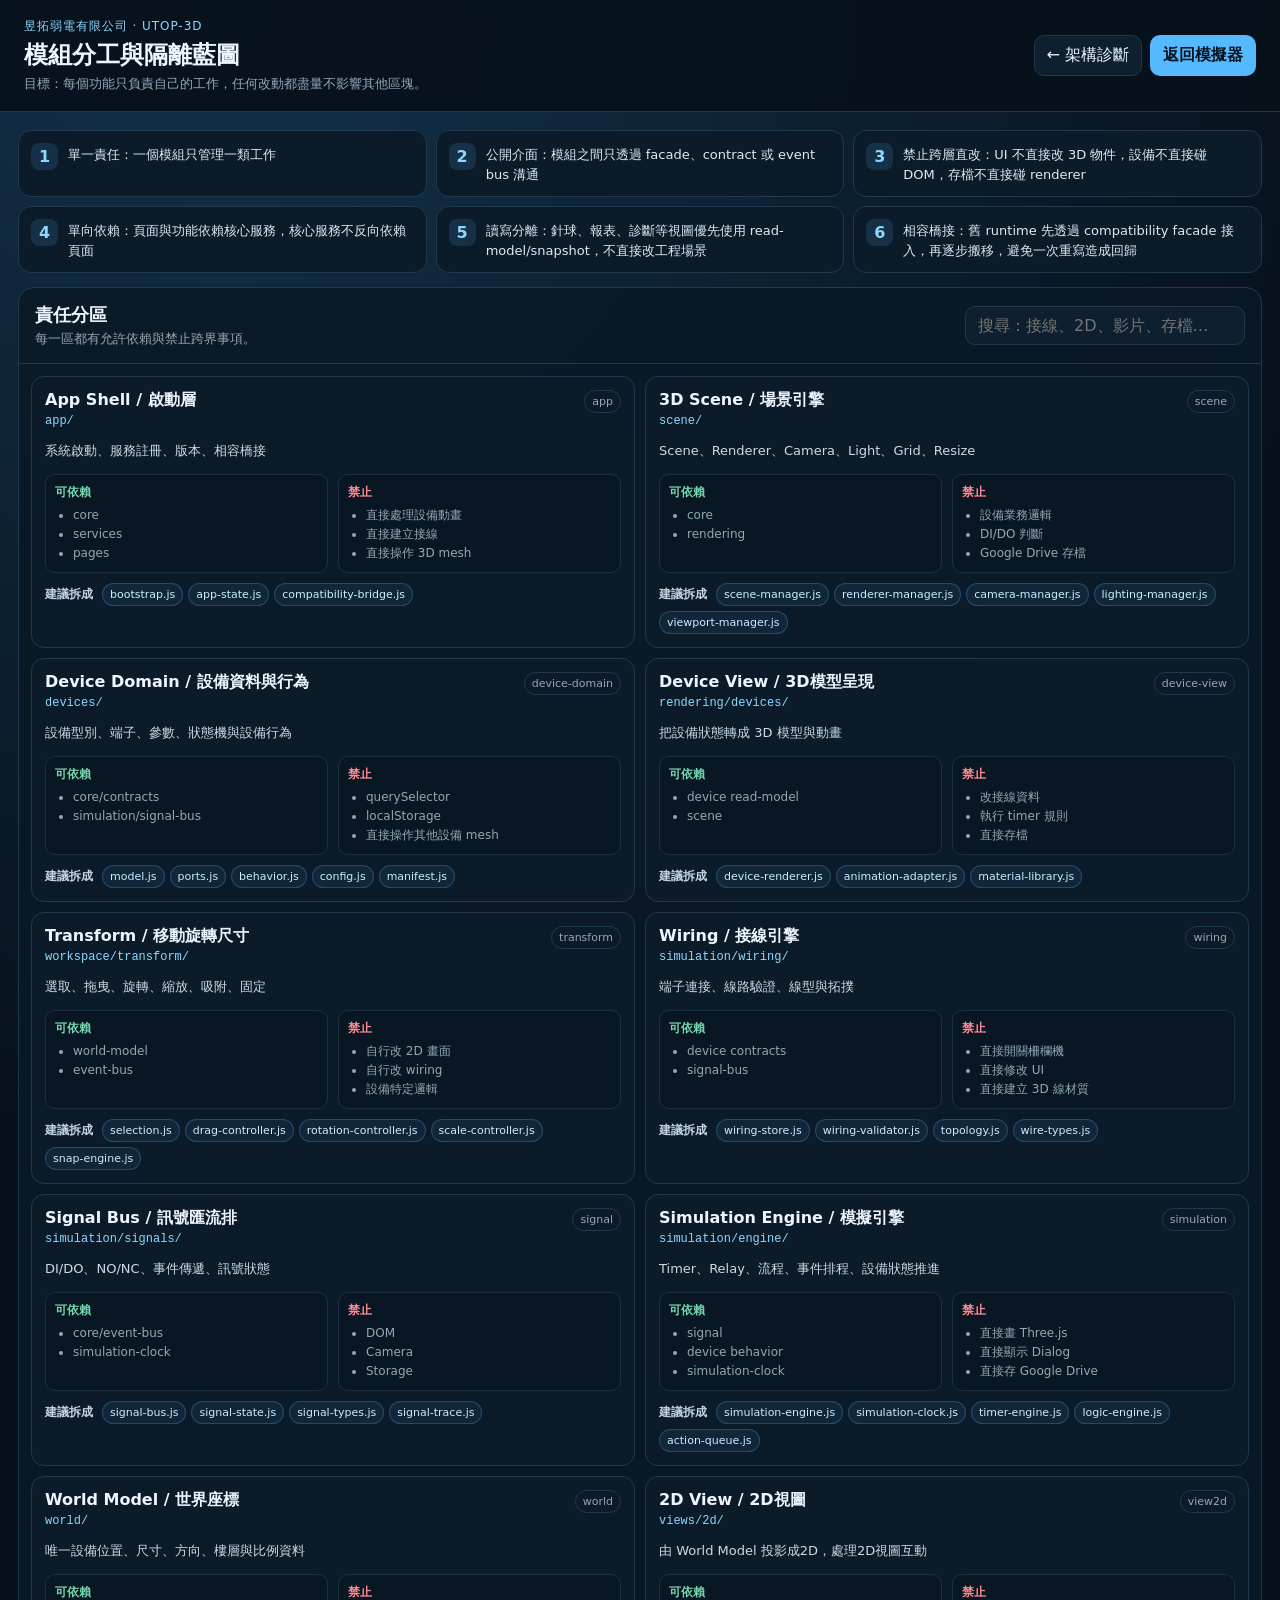
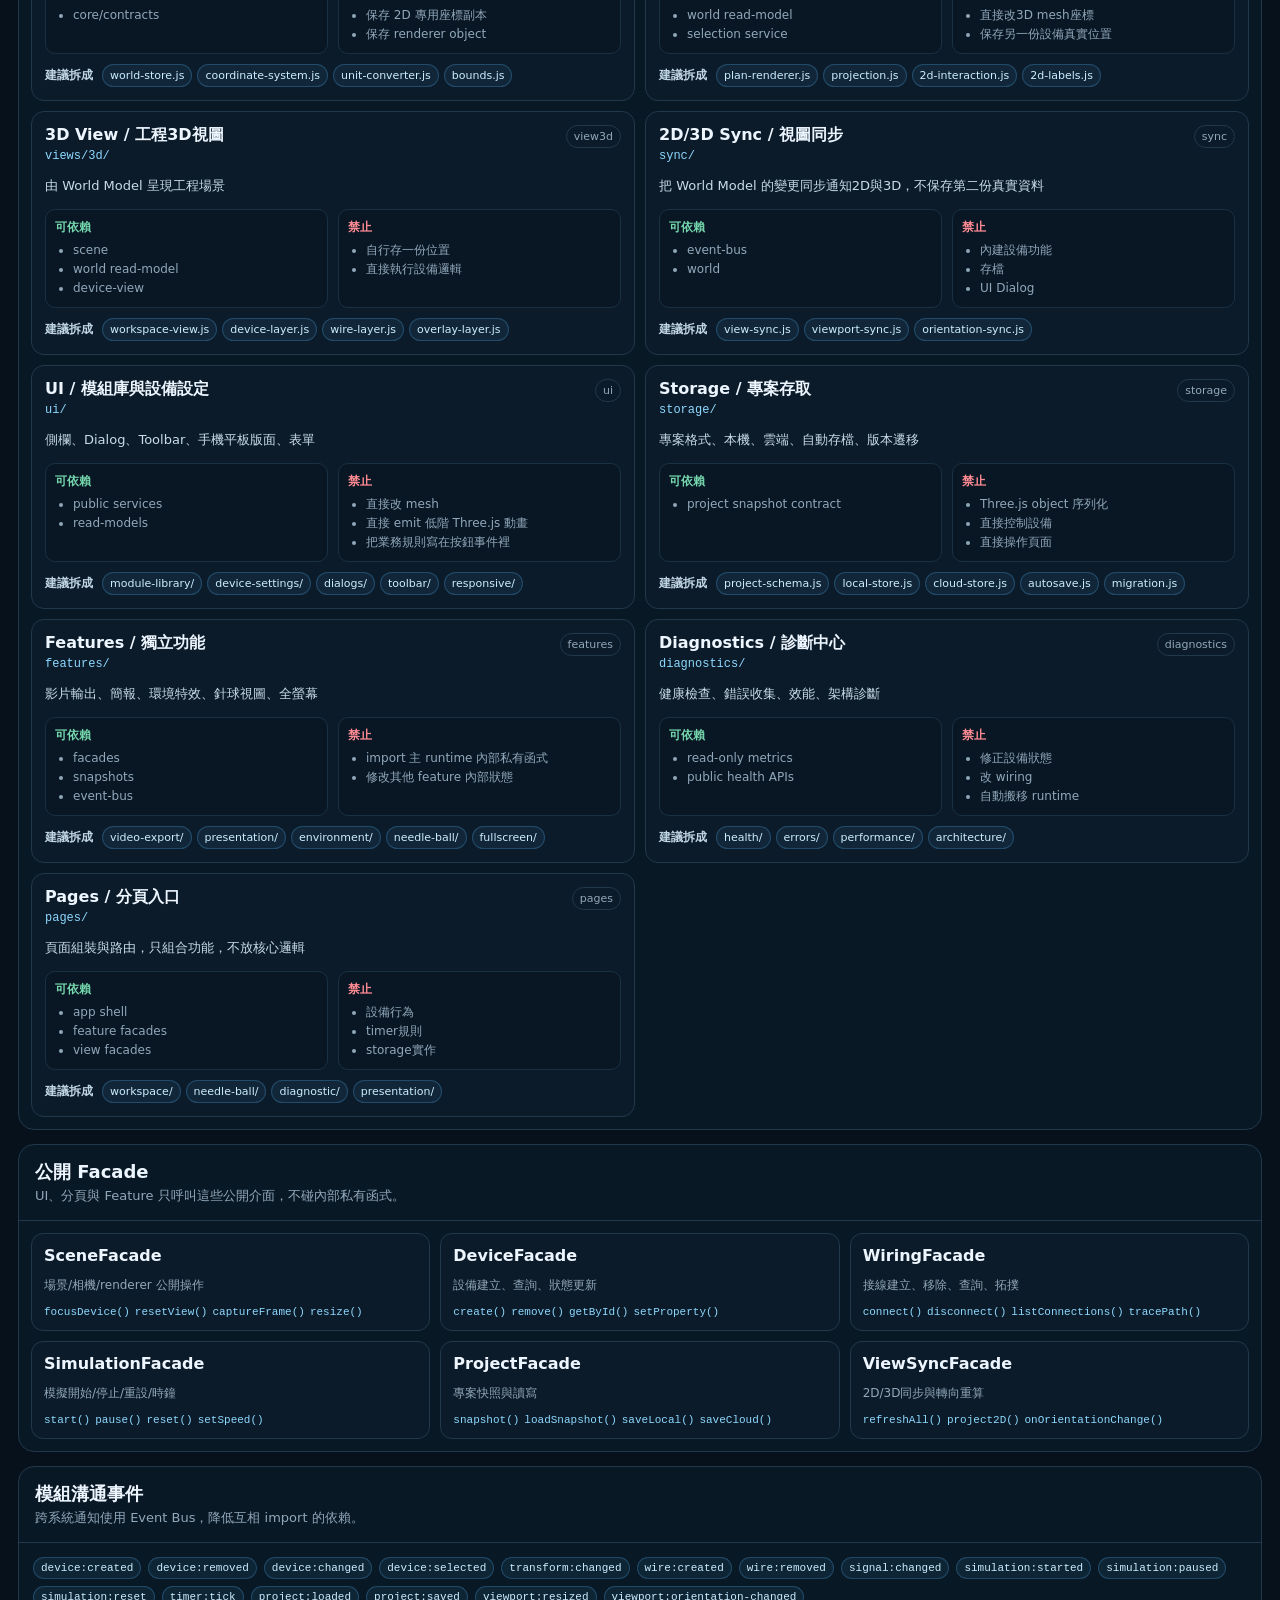
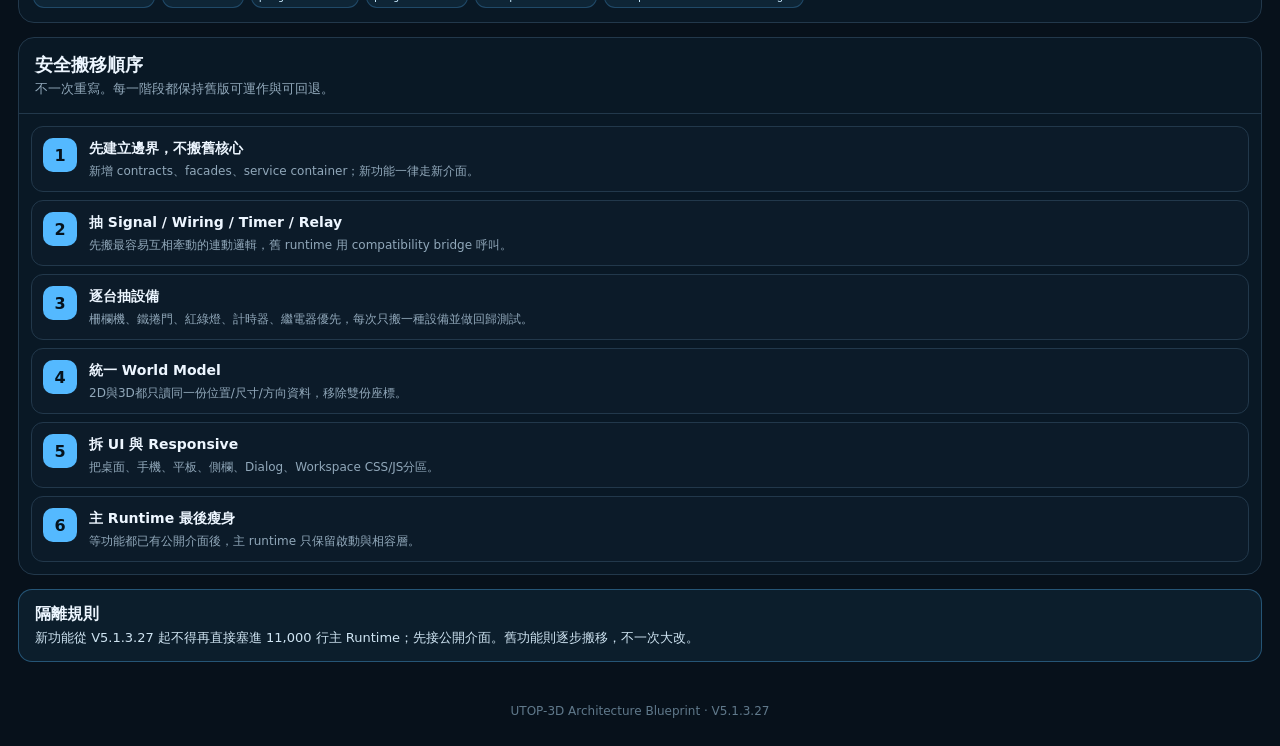
<file: architecture-blueprint.html>
<!doctype html>
<html lang="zh-Hant">
<head>
<meta charset="utf-8">
<meta name="viewport" content="width=device-width,initial-scale=1,viewport-fit=cover">
<meta name="theme-color" content="#07111b">
<title>UTOP-3D V5.1.3.27｜模組分工藍圖</title>
<link rel="stylesheet" href="./css/architecture-blueprint.css?v=5.1.3.26-20260808">
</head>
<body>
<header class="topbar">
  <div>
    <div class="eyebrow">昱拓弱電有限公司 · UTOP-3D</div>
    <h1>模組分工與隔離藍圖</h1>
    <p>目標：每個功能只負責自己的工作，任何改動都盡量不影響其他區塊。</p>
  </div>
  <div class="top-actions">
    <button id="diagnosticBtn" type="button">← 架構診斷</button>
    <button id="homeBtn" class="primary" type="button">返回模擬器</button>
  </div>
</header>
<main>
  <section class="principles" id="principles"></section>

  <section class="panel">
    <div class="panel-head">
      <div><h2>責任分區</h2><p>每一區都有允許依賴與禁止跨界事項。</p></div>
      <div class="filters">
        <input id="searchInput" type="search" placeholder="搜尋：接線、2D、影片、存檔…">
      </div>
    </div>
    <div id="zoneGrid" class="zone-grid"></div>
  </section>

  <section class="panel">
    <div class="panel-head"><div><h2>公開 Facade</h2><p>UI、分頁與 Feature 只呼叫這些公開介面，不碰內部私有函式。</p></div></div>
    <div id="facadeGrid" class="facade-grid"></div>
  </section>

  <section class="panel">
    <div class="panel-head"><div><h2>模組溝通事件</h2><p>跨系統通知使用 Event Bus，降低互相 import 的依賴。</p></div></div>
    <div id="eventList" class="event-list"></div>
  </section>

  <section class="panel">
    <div class="panel-head"><div><h2>安全搬移順序</h2><p>不一次重寫。每一階段都保持舊版可運作與可回退。</p></div></div>
    <div id="migrationList" class="migration-list"></div>
  </section>

  <section class="callout">
    <strong>隔離規則</strong>
    <p>新功能從 V5.1.3.27 起不得再直接塞進 11,000 行主 Runtime；先接公開介面。舊功能則逐步搬移，不一次大改。</p>
  </section>
</main>
<footer>UTOP-3D Architecture Blueprint · V5.1.3.27</footer>
<script src="./js/architecture-blueprint.js?v=5.1.3.26-20260808" defer></script>
</body>
</html>
</file>
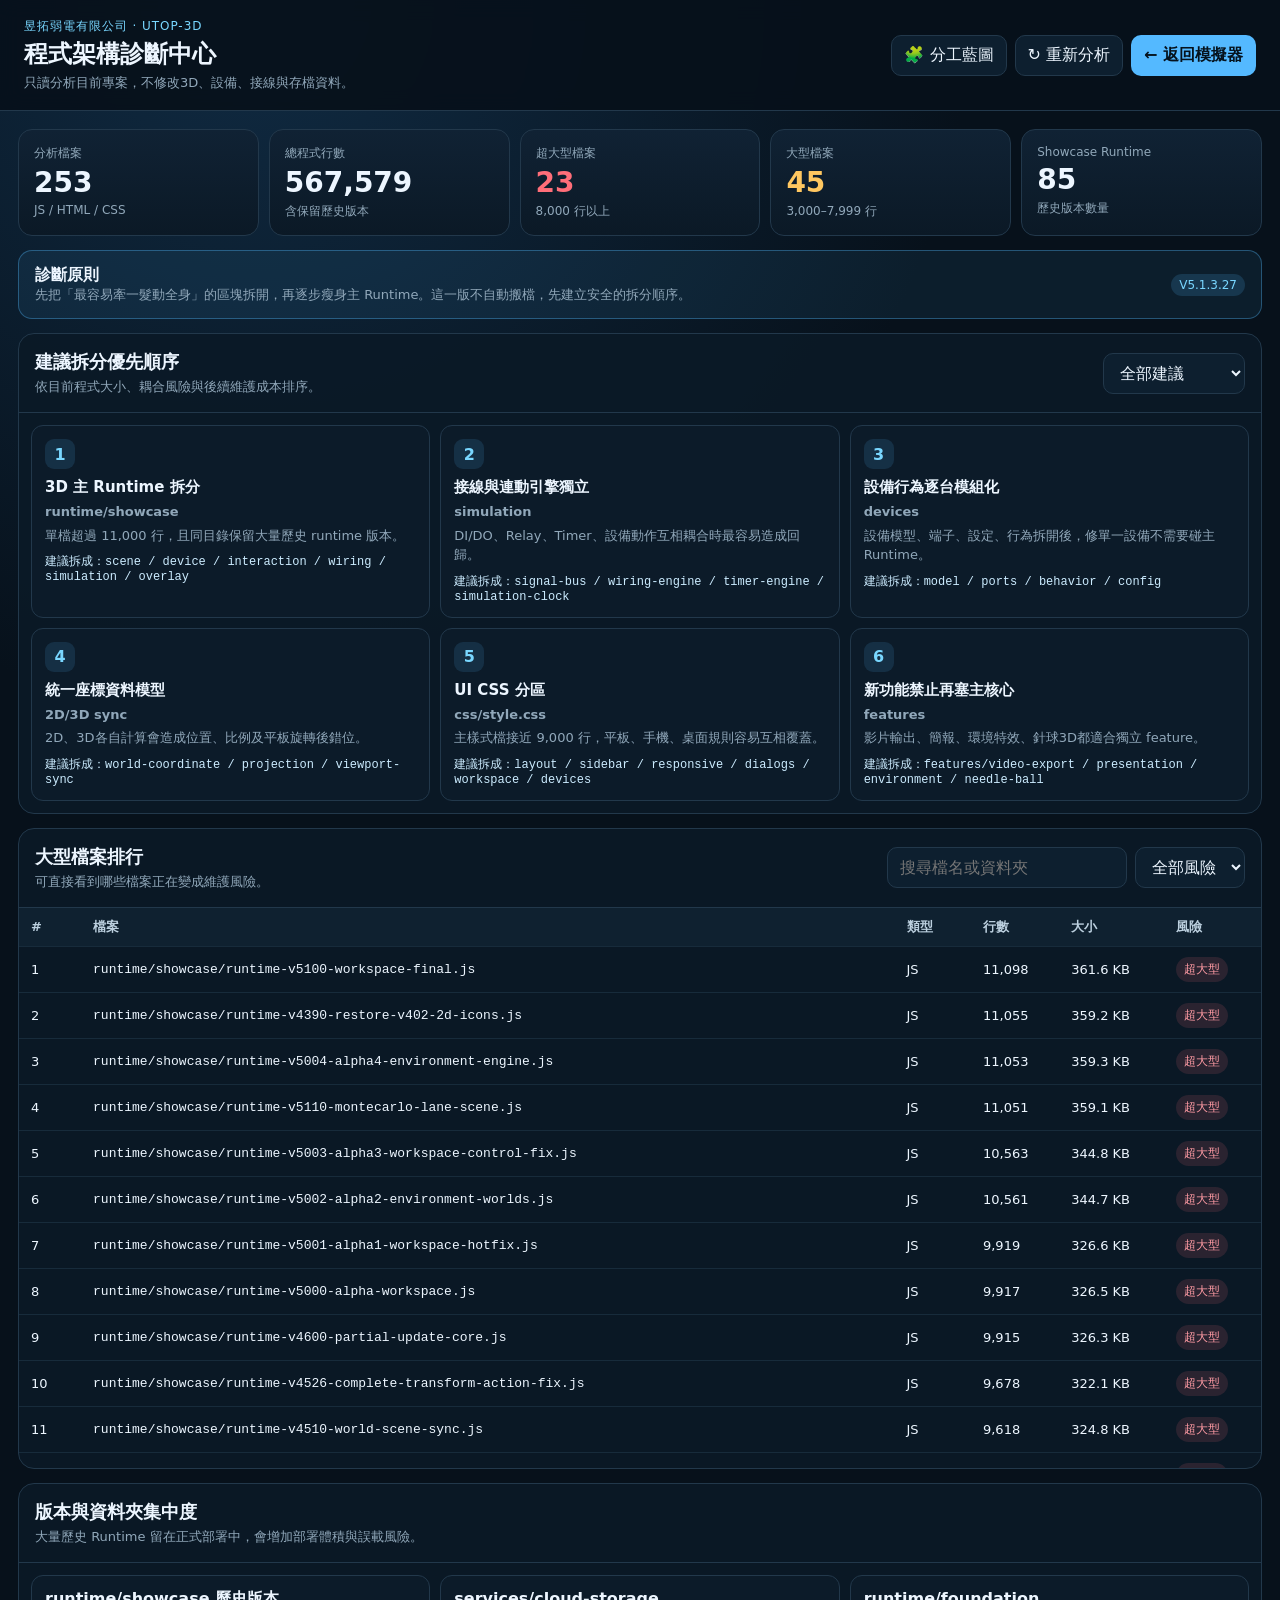
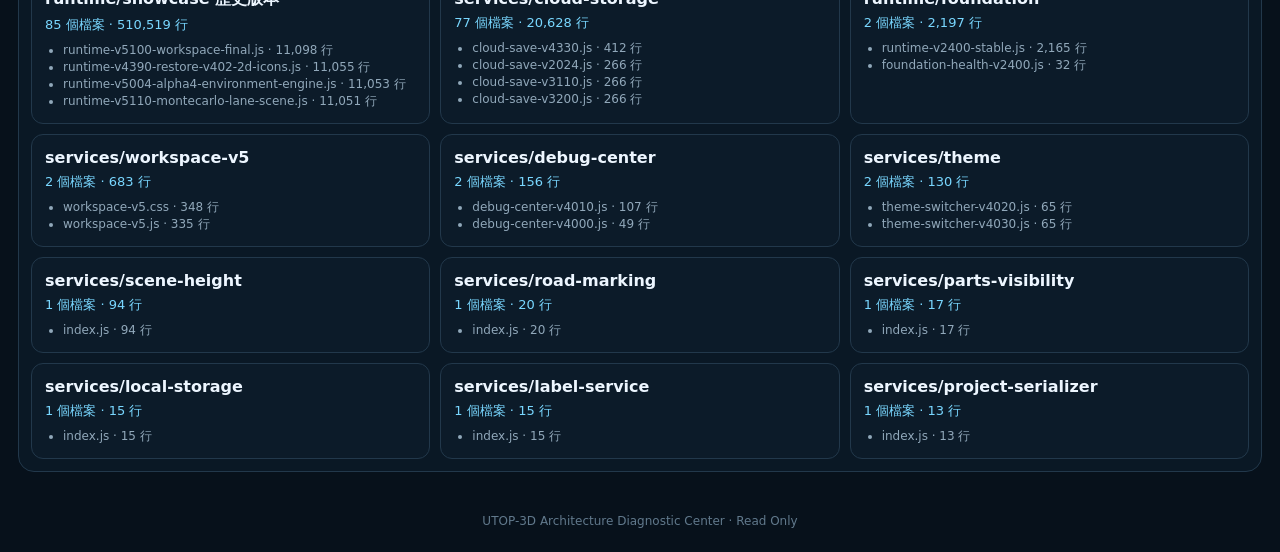
<file: architecture-diagnostic.html>
<!doctype html>
<html lang="zh-Hant">
<head>
<meta charset="utf-8">
<meta name="viewport" content="width=device-width,initial-scale=1,viewport-fit=cover">
<meta name="theme-color" content="#07111b">
<title>UTOP-3D V5.1.3.27｜程式架構診斷中心</title>
<link rel="stylesheet" href="./css/architecture-diagnostic.css?v=5.1.3.26-20260808">
</head>
<body>
<header class="topbar">
  <div>
    <div class="eyebrow">昱拓弱電有限公司 · UTOP-3D</div>
    <h1>程式架構診斷中心</h1>
    <p>只讀分析目前專案，不修改3D、設備、接線與存檔資料。</p>
  </div>
  <div class="top-actions">
    <button id="blueprintBtn" type="button">🧩 分工藍圖</button>
    <button id="refreshBtn" type="button">↻ 重新分析</button>
    <button id="homeBtn" class="primary" type="button">← 返回模擬器</button>
  </div>
</header>

<main>
  <section class="metrics" aria-label="專案摘要">
    <article><span>分析檔案</span><strong id="mFiles">—</strong><small>JS / HTML / CSS</small></article>
    <article><span>總程式行數</span><strong id="mLines">—</strong><small>含保留歷史版本</small></article>
    <article class="danger"><span>超大型檔案</span><strong id="mCritical">—</strong><small>8,000 行以上</small></article>
    <article class="warn"><span>大型檔案</span><strong id="mHigh">—</strong><small>3,000–7,999 行</small></article>
    <article><span>Showcase Runtime</span><strong id="mRuntime">—</strong><small>歷史版本數量</small></article>
  </section>

  <section class="callout">
    <div>
      <strong>診斷原則</strong>
      <p>先把「最容易牽一髮動全身」的區塊拆開，再逐步瘦身主 Runtime。這一版不自動搬檔，先建立安全的拆分順序。</p>
    </div>
    <span class="badge">V5.1.3.27</span>
  </section>

  <section class="panel">
    <div class="panel-head">
      <div><h2>建議拆分優先順序</h2><p>依目前程式大小、耦合風險與後續維護成本排序。</p></div>
      <select id="priorityFilter" aria-label="優先級篩選">
        <option value="all">全部建議</option>
        <option value="1">只看最高優先</option>
        <option value="2">前2項</option>
        <option value="3">前3項</option>
      </select>
    </div>
    <div id="recommendationList" class="recommendation-list"></div>
  </section>

  <section class="panel">
    <div class="panel-head">
      <div><h2>大型檔案排行</h2><p>可直接看到哪些檔案正在變成維護風險。</p></div>
      <div class="filters">
        <input id="searchInput" type="search" placeholder="搜尋檔名或資料夾">
        <select id="riskFilter" aria-label="風險篩選">
          <option value="all">全部風險</option>
          <option value="critical">超大型</option>
          <option value="high">大型</option>
          <option value="medium">中型</option>
          <option value="normal">一般</option>
        </select>
      </div>
    </div>
    <div class="table-wrap">
      <table>
        <thead><tr><th>#</th><th>檔案</th><th>類型</th><th>行數</th><th>大小</th><th>風險</th></tr></thead>
        <tbody id="fileRows"></tbody>
      </table>
    </div>
  </section>

  <section class="panel">
    <div class="panel-head"><div><h2>版本與資料夾集中度</h2><p>大量歷史 Runtime 留在正式部署中，會增加部署體積與誤載風險。</p></div></div>
    <div id="familyGrid" class="family-grid"></div>
  </section>
</main>

<footer>UTOP-3D Architecture Diagnostic Center · Read Only</footer>
<script src="./js/architecture-diagnostic.js?v=5.1.3.26-20260808" defer></script>
</body>
</html>
</file>
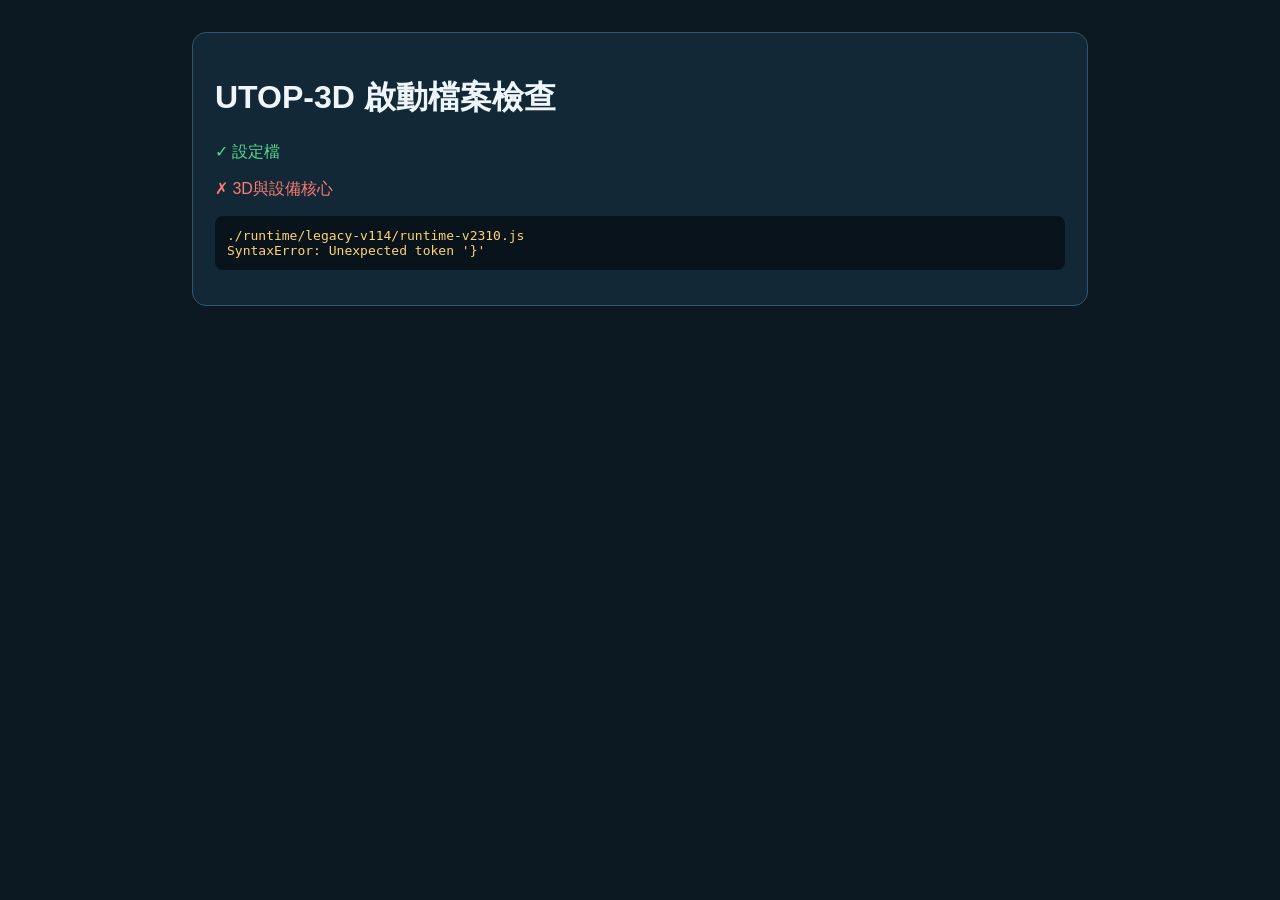
<file: boot-check.html>
<!doctype html>
<html lang="zh-Hant">
<head>
<meta charset="utf-8">
<meta name="viewport" content="width=device-width,initial-scale=1">
<title>UTOP-3D 啟動檔案檢查</title>
<style>
body{font-family:Arial,"Microsoft JhengHei",sans-serif;background:#0c1822;color:#eef6fb;padding:24px}
.card{max-width:850px;margin:auto;padding:22px;border:1px solid #31566d;border-radius:14px;background:#122836}
.ok{color:#55da8b}.bad{color:#ff7c73}.wait{color:#ffd46f}
pre{white-space:pre-wrap;word-break:break-word;background:#08131c;padding:12px;border-radius:8px}
</style>
<script type="importmap">
{
  "imports": {
    "three": "https://unpkg.com/three@0.180.0/build/three.module.js",
    "three/addons/": "https://unpkg.com/three@0.180.0/examples/jsm/"
  }
}
</script>
</head>
<body>
<div class="card">
<h1>UTOP-3D 啟動檔案檢查</h1>
<div id="result" class="wait">逐一檢查中……</div>
</div>
<script type="module">
const result=document.getElementById('result');
const rows=[];
async function check(name,url){
  try{
    await import(url+'?t='+Date.now());
    rows.push(`<p class="ok">✓ ${name}</p>`);
  }catch(error){
    rows.push(`<p class="bad">✗ ${name}</p><pre>${url}\n${error.stack||error}</pre>`);
    throw error;
  }finally{
    result.innerHTML=rows.join('');
  }
}
try{
  await check('設定檔','./config/app-config.js');
  await check('3D與設備核心','./runtime/legacy-v114/runtime-v2310.js');
  await check('Google Drive模組','./services/cloud-storage/cloud-save-v2310.js');
  rows.push('<p class="ok"><b>全部啟動檔案載入成功</b></p>');
  result.innerHTML=rows.join('');
}catch(error){}
</script>
</body>
</html>
</file>
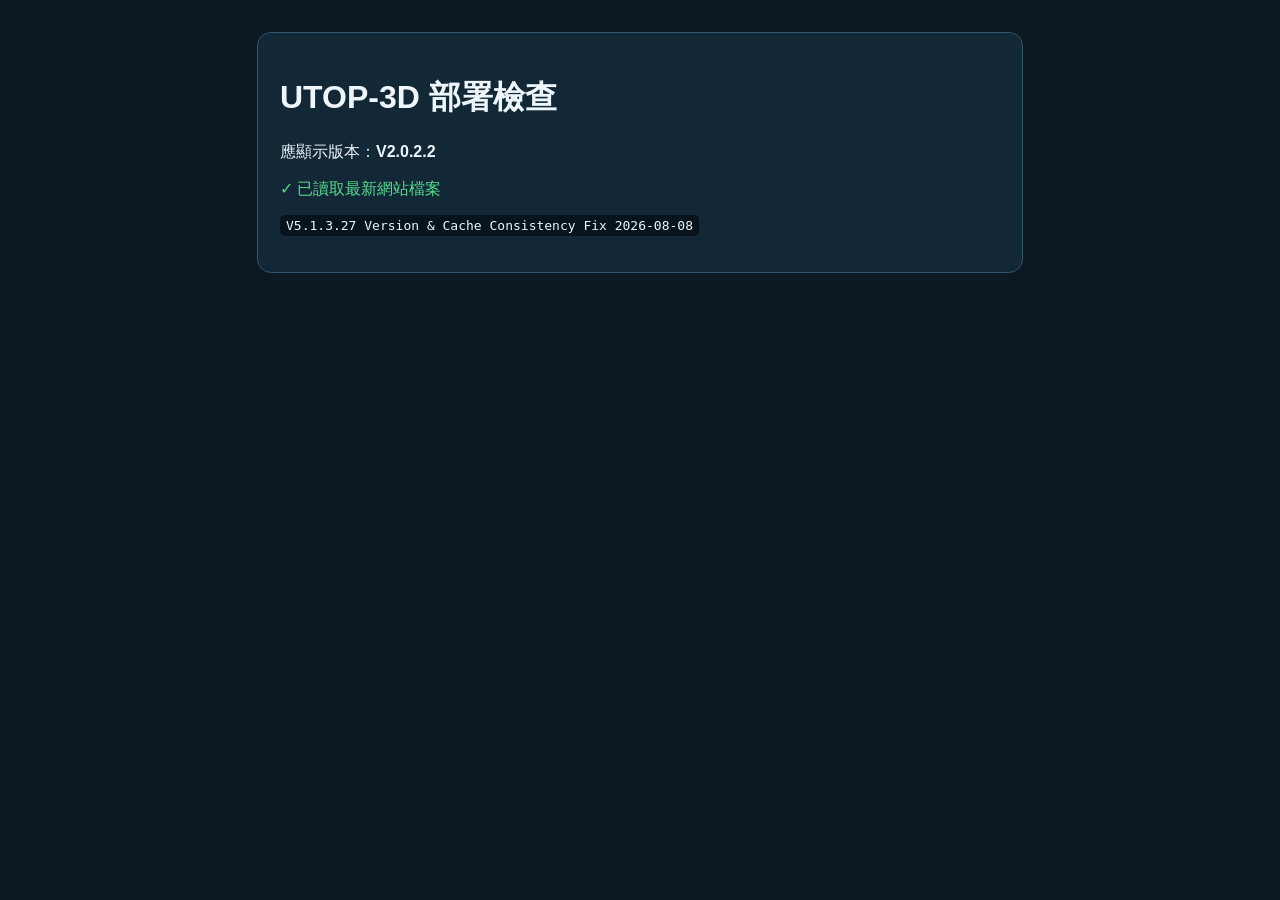
<file: deployment-check.html>
<!doctype html>
<html lang="zh-Hant">
<head>
<meta charset="utf-8">
<meta name="viewport" content="width=device-width,initial-scale=1">
<title>UTOP-3D 部署檢查</title>
<style>
body{font-family:Arial,"Microsoft JhengHei",sans-serif;background:#0c1822;color:#eef6fb;padding:24px}
.card{max-width:720px;margin:auto;padding:22px;border:1px solid #31566d;border-radius:14px;background:#122836}
.ok{color:#55da8b}.bad{color:#ff7c73}code{background:#08131c;padding:3px 6px;border-radius:5px}
</style>
</head>
<body>
<div class="card">
<h1>UTOP-3D 部署檢查</h1>
<p>應顯示版本：<strong>V2.0.2.2</strong></p>
<div id="result">檢查中……</div>
</div>
<script type="module">
const result=document.querySelector('#result');
try{
  const response=await fetch('./VERSION.txt?t='+Date.now(),{cache:'no-store'});
  if(!response.ok)throw new Error('HTTP '+response.status);
  const text=(await response.text()).trim();
  result.innerHTML='<p class="ok">✓ 已讀取最新網站檔案</p><p><code>'+text+'</code></p>';
}catch(error){
  result.innerHTML='<p class="bad">✗ 無法讀取VERSION.txt</p><pre>'+error.message+'</pre>';
}
</script>
</body>
</html>
</file>
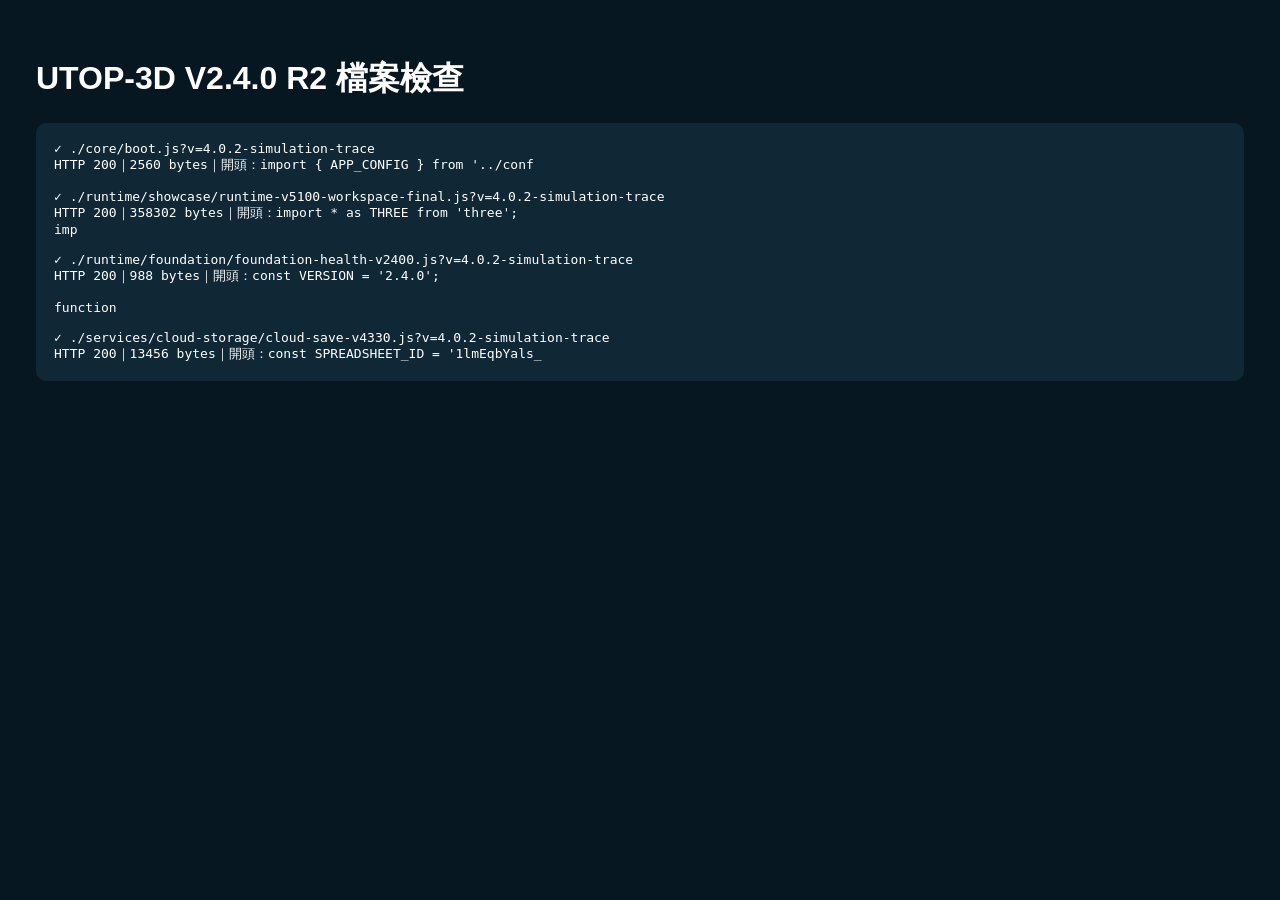
<file: file-check.html>
<!doctype html>
<meta charset="utf-8">
<title>UTOP-3D 檔案檢查</title>
<style>body{font-family:Arial;background:#071721;color:#fff;padding:28px}pre{background:#102735;padding:18px;border-radius:10px}</style>
<h1>UTOP-3D V2.4.0 R2 檔案檢查</h1>
<pre id="out">檢查中…</pre>
<script>
(async()=>{
 const files=[
  './core/boot.js?v=4.0.2-simulation-trace',
  './runtime/showcase/runtime-v5100-workspace-final.js?v=4.0.2-simulation-trace',
  './runtime/foundation/foundation-health-v2400.js?v=4.0.2-simulation-trace',
  './services/cloud-storage/cloud-save-v4330.js?v=4.0.2-simulation-trace'
 ];
 const rows=[];
 for(const file of files){
  try{
   const response=await fetch(file,{cache:'no-store'});
   const text=await response.text();
   rows.push(`${response.ok?'✓':'✕'} ${file}\nHTTP ${response.status}｜${text.length} bytes｜開頭：${text.slice(0,35)}`);
  }catch(error){
   rows.push(`✕ ${file}\n${error.message}`);
  }
 }
 document.getElementById('out').textContent=rows.join('\n\n');
})();
</script>
</file>
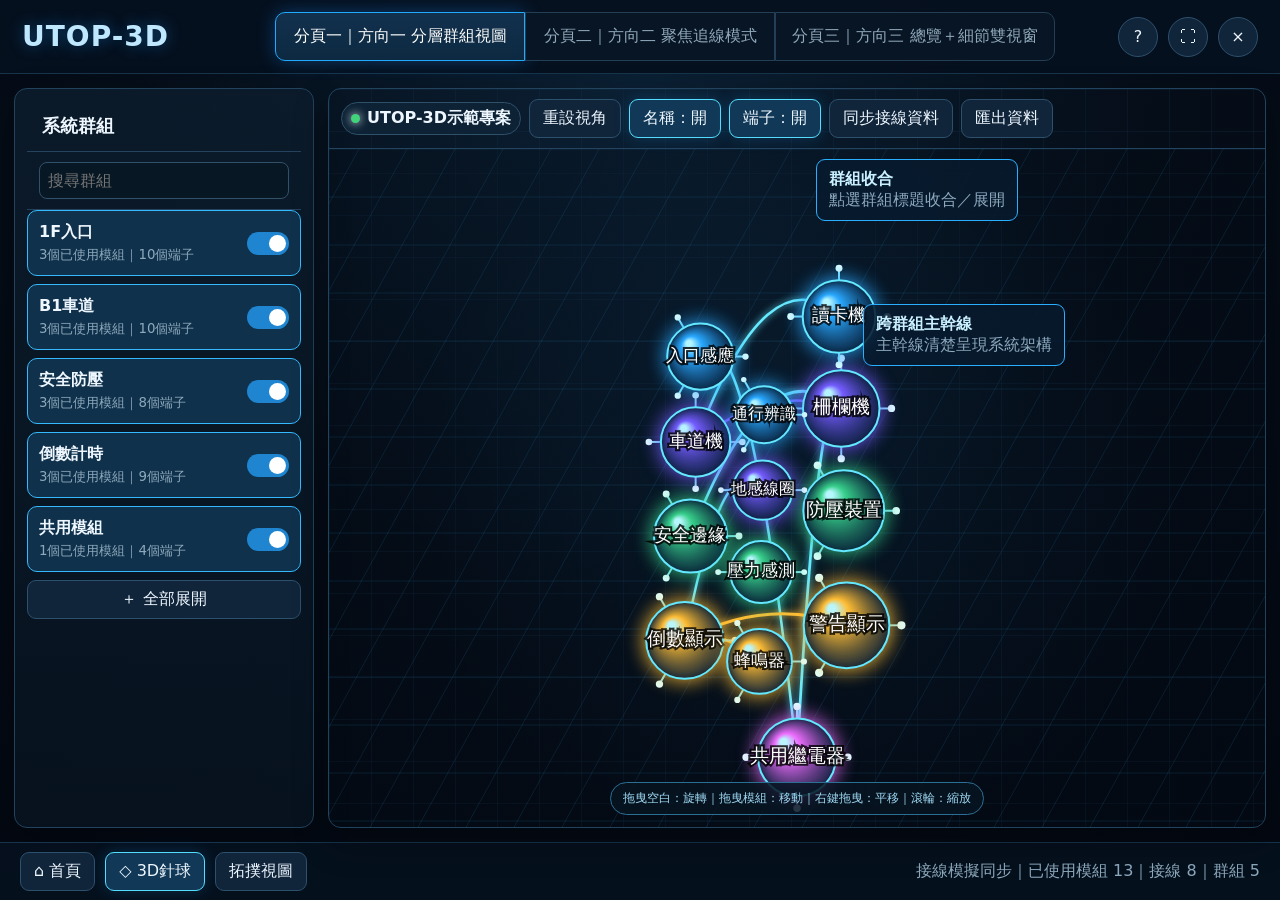
<file: needle-ball-3d.html>
<!doctype html><html lang="zh-Hant"><head><meta charset="utf-8"><meta http-equiv="refresh" content="0;url=./needle-ball-grouped.html"><script>location.replace('./needle-ball-grouped.html')</script><title>UTOP-3D｜3D針球狀</title></head><body></body></html>
</file>
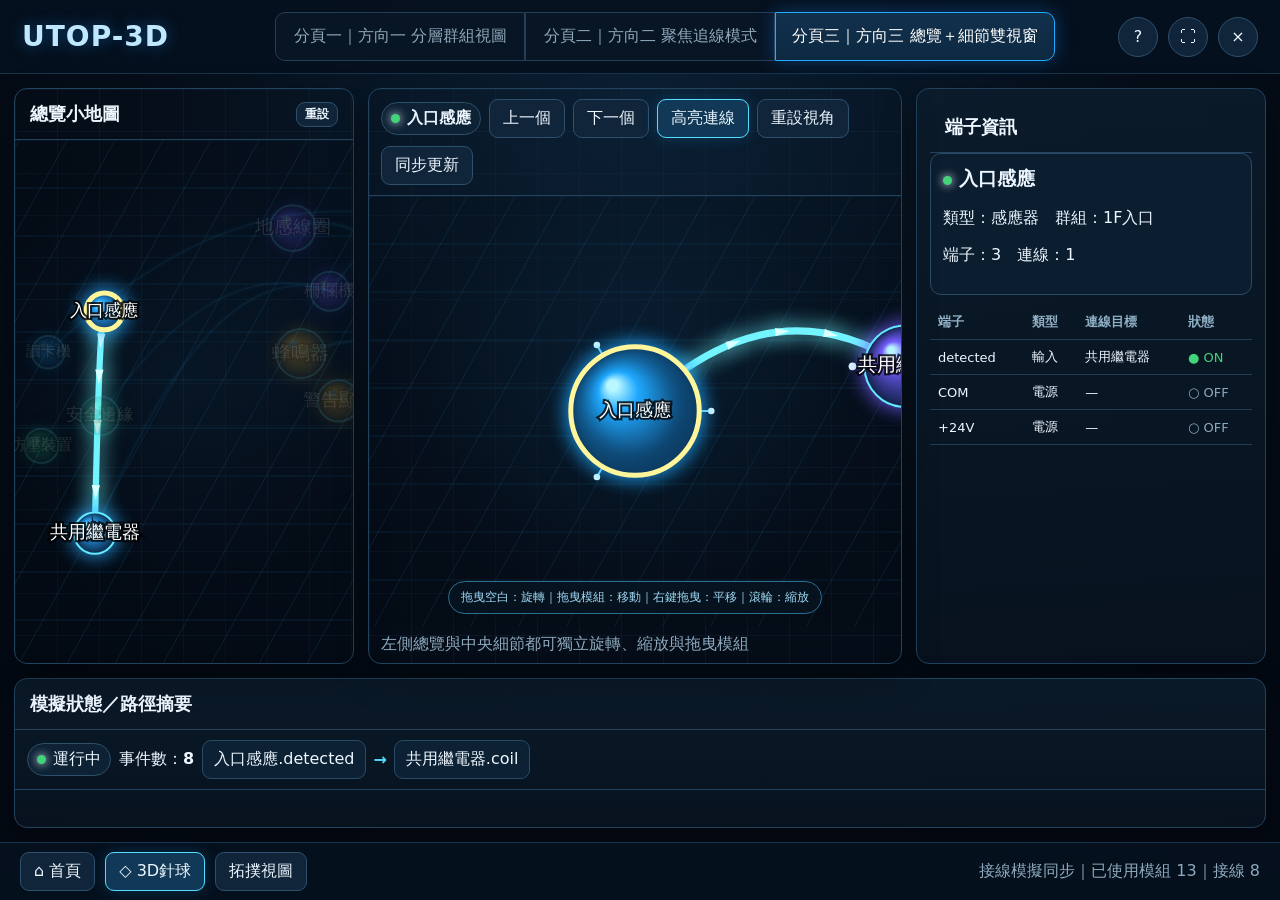
<file: needle-ball-dual.html>
<!doctype html><html lang="zh-Hant"><head><meta charset="utf-8"><meta name="viewport" content="width=device-width,initial-scale=1"><meta name="theme-color" content="#050d18"><link rel="stylesheet" href="./css/needle-ball-suite.css?v=5.1.3.27"><title>UTOP-3D｜總覽＋細節雙視窗</title></head><body><div class="app"><header class="top"><div class="brand">UTOP-3D</div><nav class="tabs"><a class="" href="./needle-ball-grouped.html">分頁一｜方向一 分層群組視圖</a><a class="" href="./needle-ball-trace.html">分頁二｜方向二 聚焦追線模式</a><a class="active" href="./needle-ball-dual.html">分頁三｜方向三 總覽＋細節雙視窗</a></nav><div class="top-actions"><button class="icon-btn" title="說明">?</button><button class="icon-btn" title="全畫面" id="fsBtn">⛶</button><button class="icon-btn" title="關閉" onclick="window.close()">×</button></div></header><main class="main dual-layout"><section class="card workspace mini-map"><div class="card-title">總覽小地圖 <button id="resetMini" class="mini-btn">重設</button></div><canvas id="miniCanvas" class="three-canvas"></canvas></section><section class="card workspace dual-center"><div class="toolbar"><span class="pill"><i class="dot"></i><b id="selectedTitle">細節放大</b></span><button id="prevDevice">上一個</button><button id="nextDevice">下一個</button><button id="highlightBtn" class="active">高亮連線</button><button id="resetDetail">重設視角</button><button id="syncBtn">同步更新</button></div><div class="radial"><canvas id="detailCanvas" class="three-canvas"></canvas><div class="gesture-help">拖曳空白：旋轉｜拖曳模組：移動｜右鍵拖曳：平移｜滾輪：縮放</div></div><div class="legend">左側總覽與中央細節都可獨立旋轉、縮放與拖曳模組</div></section><aside class="card inspector"><div class="card-title">端子資訊</div><div id="deviceInfo"></div><table class="table"><thead><tr><th>端子</th><th>類型</th><th>連線目標</th><th>狀態</th></tr></thead><tbody id="portRows"></tbody></table></aside><section class="card summary"><div class="card-title">模擬狀態／路徑摘要</div><div class="toolbar"><span class="pill"><i class="dot"></i>運行中</span><span>事件數：<b id="eventCount">0</b></span><div class="pathbar" id="summaryPath"></div></div></section></main><footer class="bottom"><div class="nav"><button onclick="location.href='./index.html'">⌂ 首頁</button><button class="active">◇ 3D針球</button><button onclick="location.href='./needle-ball-grouped.html'">拓撲視圖</button></div><div class="status" id="footerStatus">資料來源：本機接線快照</div></footer></div><script type="module" src="./js/needle-ball-dual.js?v=5.1.3.27"></script><script>document.getElementById('fsBtn').onclick=async()=>document.fullscreenElement?document.exitFullscreen():document.documentElement.requestFullscreen?.();</script></body></html>
</file>
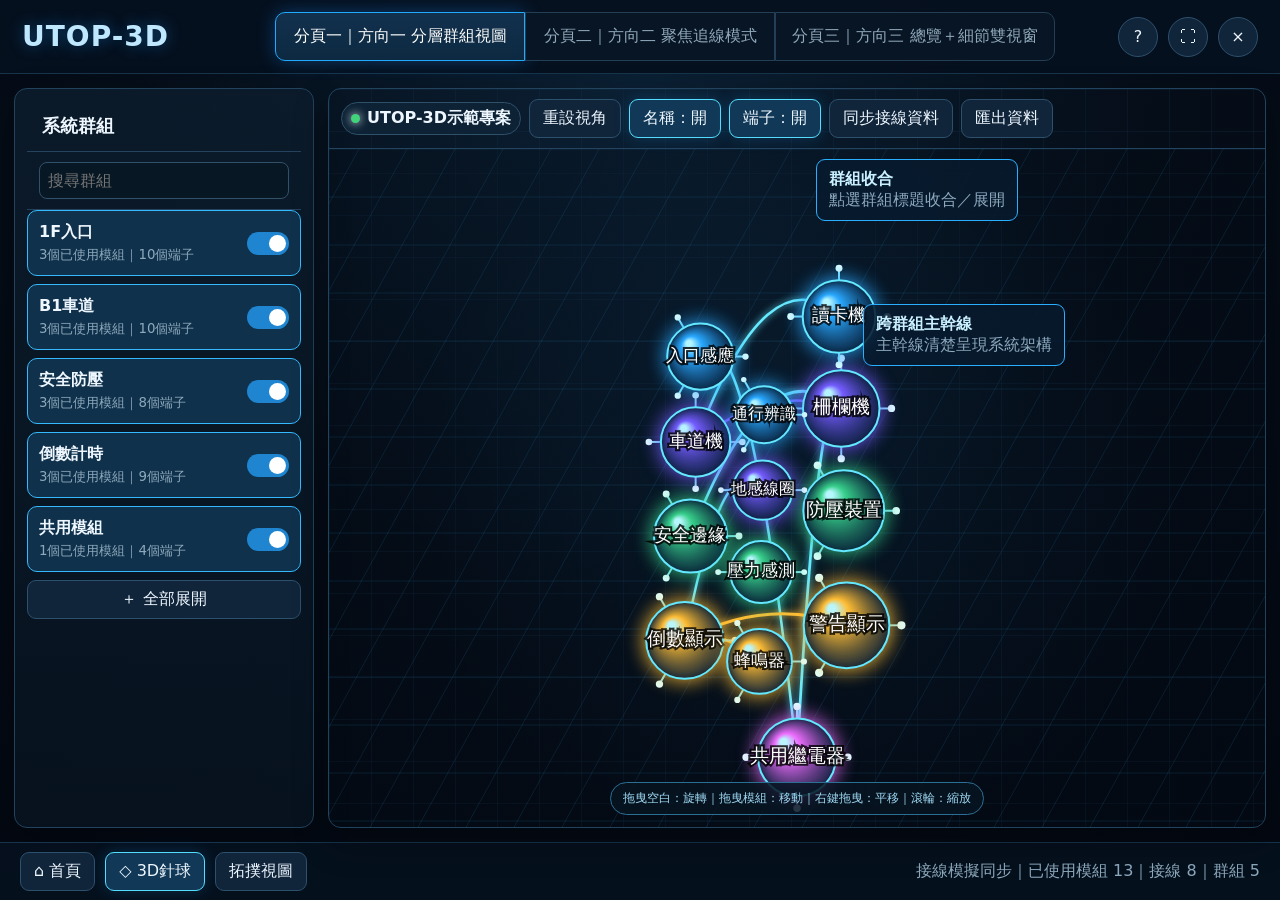
<file: needle-ball-grouped.html>
<!doctype html><html lang="zh-Hant"><head><meta charset="utf-8"><meta name="viewport" content="width=device-width,initial-scale=1"><meta name="theme-color" content="#050d18"><link rel="stylesheet" href="./css/needle-ball-suite.css?v=5.1.3.27"><title>UTOP-3D｜分層群組視圖</title></head><body><div class="app"><header class="top"><div class="brand">UTOP-3D</div><nav class="tabs"><a class="active" href="./needle-ball-grouped.html">分頁一｜方向一 分層群組視圖</a><a class="" href="./needle-ball-trace.html">分頁二｜方向二 聚焦追線模式</a><a class="" href="./needle-ball-dual.html">分頁三｜方向三 總覽＋細節雙視窗</a></nav><div class="top-actions"><button class="icon-btn" title="說明">?</button><button class="icon-btn" title="全畫面" id="fsBtn">⛶</button><button class="icon-btn" title="關閉" onclick="window.close()">×</button></div></header><main class="main group-layout"><aside class="card sidebar"><div class="card-title">系統群組</div><div class="toolbar"><input id="groupSearch" placeholder="搜尋群組" style="width:100%"></div><div id="groupList"></div><button id="expandAll" style="width:100%">＋ 全部展開</button></aside><section class="card workspace"><div class="toolbar"><span class="pill"><i class="dot"></i><b id="projectTitle">分層群組視圖</b></span><button id="resetBtn">重設視角</button><button id="labelsBtn" class="active">名稱：開</button><button id="portsBtn" class="active">端子：開</button><button id="syncBtn">同步接線資料</button><button id="exportBtn">匯出資料</button></div><canvas id="groupCanvas" class="three-canvas"></canvas><div class="gesture-help">拖曳空白：旋轉｜拖曳模組：移動｜右鍵拖曳：平移｜滾輪：縮放</div><div class="callout" style="top:70px;left:52%"><b>群組收合</b><br><span class="muted">點選群組標題收合／展開</span></div><div class="callout" style="top:215px;left:57%"><b>跨群組主幹線</b><br><span class="muted">主幹線清楚呈現系統架構</span></div></section></main><footer class="bottom"><div class="nav"><button onclick="location.href='./index.html'">⌂ 首頁</button><button class="active">◇ 3D針球</button><button onclick="location.href='./needle-ball-grouped.html'">拓撲視圖</button></div><div class="status" id="footerStatus">資料來源：本機接線快照</div></footer></div><script type="module" src="./js/needle-ball-grouped.js?v=5.1.3.27"></script><script>document.getElementById('fsBtn').onclick=async()=>document.fullscreenElement?document.exitFullscreen():document.documentElement.requestFullscreen?.();</script></body></html>
</file>
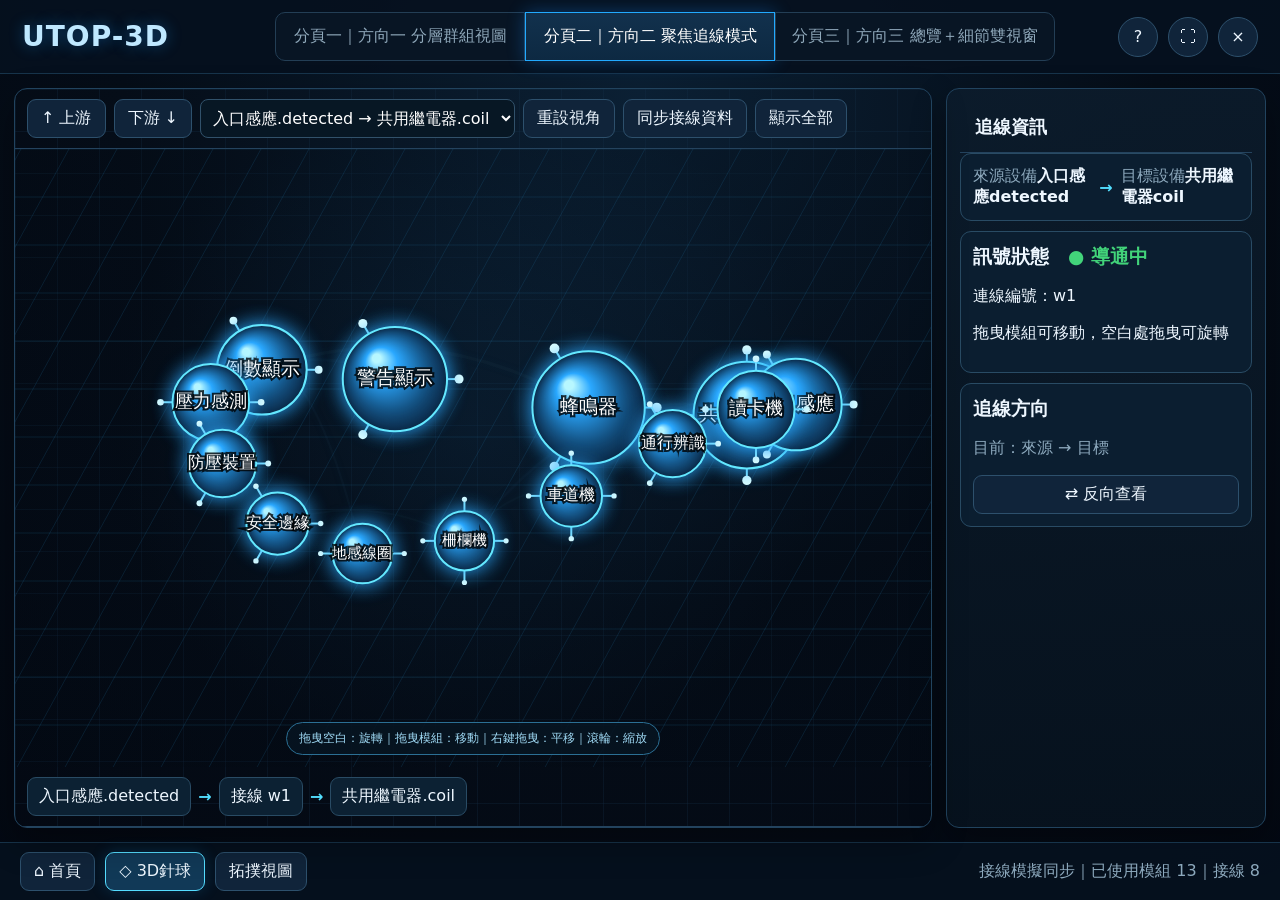
<file: needle-ball-trace.html>
<!doctype html><html lang="zh-Hant"><head><meta charset="utf-8"><meta name="viewport" content="width=device-width,initial-scale=1"><meta name="theme-color" content="#050d18"><link rel="stylesheet" href="./css/needle-ball-suite.css?v=5.1.3.27"><title>UTOP-3D｜聚焦追線模式</title></head><body><div class="app"><header class="top"><div class="brand">UTOP-3D</div><nav class="tabs"><a class="" href="./needle-ball-grouped.html">分頁一｜方向一 分層群組視圖</a><a class="active" href="./needle-ball-trace.html">分頁二｜方向二 聚焦追線模式</a><a class="" href="./needle-ball-dual.html">分頁三｜方向三 總覽＋細節雙視窗</a></nav><div class="top-actions"><button class="icon-btn" title="說明">?</button><button class="icon-btn" title="全畫面" id="fsBtn">⛶</button><button class="icon-btn" title="關閉" onclick="window.close()">×</button></div></header><main class="main trace-layout"><section class="card workspace trace-panel"><div class="toolbar"><button id="prevBtn">↑ 上游</button><button id="nextBtn">下游 ↓</button><select id="wireSelect"></select><button id="resetBtn">重設視角</button><button id="syncBtn">同步接線資料</button><button id="clearBtn">顯示全部</button></div><div class="trace-canvas"><canvas id="traceCanvas" class="three-canvas"></canvas><div class="gesture-help">拖曳空白：旋轉｜拖曳模組：移動｜右鍵拖曳：平移｜滾輪：縮放</div></div><div class="toolbar pathbar" id="pathBar"></div></section><aside class="card inspector trace-info"><div class="card-title">追線資訊</div><div id="traceInfo"></div><div class="info-box"><h3>追線方向</h3><p class="muted">目前：來源 → 目標</p><button id="reverseBtn" style="width:100%">⇄ 反向查看</button></div></aside></main><footer class="bottom"><div class="nav"><button onclick="location.href='./index.html'">⌂ 首頁</button><button class="active">◇ 3D針球</button><button onclick="location.href='./needle-ball-grouped.html'">拓撲視圖</button></div><div class="status" id="footerStatus">資料來源：本機接線快照</div></footer></div><script type="module" src="./js/needle-ball-trace.js?v=5.1.3.27"></script><script>document.getElementById('fsBtn').onclick=async()=>document.fullscreenElement?document.exitFullscreen():document.documentElement.requestFullscreen?.();</script></body></html>
</file>
<file: css/architecture-blueprint.css>
:root{color-scheme:dark;--bg:#07111b;--panel:#0b1926;--panel2:#102234;--line:#22384b;--text:#edf6ff;--muted:#91a8ba;--accent:#54b9ff;--accent2:#8dd8ff;--danger:#ff8b93;--ok:#75d7ad}
*{box-sizing:border-box}body{margin:0;background:radial-gradient(circle at 18% 0,#12314b 0,transparent 28%),var(--bg);color:var(--text);font-family:system-ui,-apple-system,"Noto Sans TC",sans-serif}.topbar{position:sticky;top:0;z-index:20;display:flex;justify-content:space-between;gap:16px;align-items:center;padding:18px 24px;background:rgba(7,17,27,.94);border-bottom:1px solid var(--line);backdrop-filter:blur(10px)}.eyebrow{font-size:12px;color:var(--accent2);letter-spacing:.08em}.topbar h1{font-size:24px;margin:4px 0}.topbar p{margin:0;color:var(--muted);font-size:13px}.top-actions{display:flex;gap:8px;flex-wrap:wrap}button,input{font:inherit;border:1px solid var(--line);background:#0e2030;color:var(--text);border-radius:10px;padding:9px 12px}button{cursor:pointer}.primary{background:var(--accent);color:#06131d;border-color:transparent;font-weight:700}main{max-width:1500px;margin:auto;padding:18px}.principles{display:grid;grid-template-columns:repeat(3,minmax(0,1fr));gap:9px}.principles article{display:flex;gap:10px;align-items:flex-start;border:1px solid var(--line);background:#0c1b29;border-radius:13px;padding:12px}.principles span{display:grid;place-items:center;min-width:27px;height:27px;border-radius:8px;background:rgba(84,185,255,.14);color:var(--accent2);font-weight:800}.principles p{margin:2px 0 0;font-size:13px;line-height:1.5;color:#dbeaf5}.panel{margin-top:14px;border:1px solid var(--line);border-radius:16px;background:rgba(10,25,38,.93);overflow:hidden}.panel-head{display:flex;justify-content:space-between;gap:12px;align-items:center;padding:15px 16px;border-bottom:1px solid var(--line)}.panel h2{margin:0 0 3px;font-size:18px}.panel-head p{margin:0;color:var(--muted);font-size:13px}.filters input{min-width:280px}.zone-grid{display:grid;grid-template-columns:repeat(2,minmax(0,1fr));gap:10px;padding:12px}.zone{border:1px solid var(--line);background:#0c1b29;border-radius:13px;padding:13px}.zone-title{display:flex;justify-content:space-between;gap:10px}.zone-title strong{display:block}.zone-title code{display:block;color:var(--accent2);margin-top:3px;font-size:12px}.zone-title>span{font-size:11px;color:var(--muted);border:1px solid var(--line);border-radius:999px;padding:4px 7px;height:max-content}.resp{color:#c9dbe8;line-height:1.5;font-size:13px}.cols{display:grid;grid-template-columns:1fr 1fr;gap:10px}.cols>div{border:1px solid #1a3143;border-radius:10px;padding:9px;background:#091724}.cols h3{margin:0 0 5px;font-size:12px;color:var(--ok)}.cols .deny h3{color:var(--danger)}.cols ul{margin:0;padding-left:18px;color:var(--muted);font-size:12px;line-height:1.6}.split{display:flex;flex-wrap:wrap;gap:5px;align-items:center;margin-top:10px}.split b{font-size:12px;color:#bfd5e4;margin-right:4px}.split span,.event-list code{font-size:11px;border:1px solid rgba(84,185,255,.25);background:rgba(84,185,255,.08);color:#ccecff;border-radius:999px;padding:4px 7px}.facade-grid{display:grid;grid-template-columns:repeat(3,minmax(0,1fr));gap:10px;padding:12px}.facade-grid article{border:1px solid var(--line);border-radius:12px;background:#0c1b29;padding:12px}.facade-grid p{color:var(--muted);font-size:12px}.facade-grid div{display:flex;gap:5px;flex-wrap:wrap}.facade-grid code{font-size:11px;color:var(--accent2)}.event-list{display:flex;gap:7px;flex-wrap:wrap;padding:14px}.migration-list{padding:12px;display:grid;gap:8px}.migration-list article{display:flex;gap:12px;border:1px solid var(--line);border-radius:12px;background:#0c1b29;padding:11px}.migration-list span{display:grid;place-items:center;min-width:34px;height:34px;border-radius:10px;background:var(--accent);color:#06131d;font-weight:900}.migration-list strong{font-size:14px}.migration-list p{margin:4px 0 0;color:var(--muted);font-size:12px;line-height:1.5}.callout{margin-top:14px;border:1px solid rgba(84,185,255,.35);background:rgba(84,185,255,.08);border-radius:14px;padding:14px 16px}.callout p{margin:4px 0 0;color:#cfe4f2;font-size:13px}.empty{grid-column:1/-1;padding:30px;text-align:center;color:var(--muted)}footer{text-align:center;color:#60798b;font-size:12px;padding:24px}@media(max-width:980px){.principles,.facade-grid{grid-template-columns:1fr 1fr}.topbar,.panel-head{align-items:flex-start}.panel-head{flex-direction:column}.filters,.filters input{width:100%}}@media(max-width:720px){.topbar{position:static;flex-direction:column;padding:14px}.top-actions{width:100%}.top-actions button{flex:1}.principles,.zone-grid,.facade-grid{grid-template-columns:1fr}.cols{grid-template-columns:1fr}main{padding:10px}.topbar h1{font-size:20px}}
</file>
<file: css/architecture-diagnostic.css>
:root{color-scheme:dark;--bg:#07111b;--panel:#0c1926;--panel2:#102234;--line:#22384b;--text:#edf6ff;--muted:#91a8ba;--accent:#54b9ff;--accent2:#79d7ff;--danger:#ff6e79;--warn:#ffc760;--ok:#5bd6a2}
*{box-sizing:border-box}body{margin:0;background:radial-gradient(circle at 20% 0,#102b43 0,transparent 30%),var(--bg);color:var(--text);font-family:system-ui,-apple-system,"Noto Sans TC",sans-serif}.topbar{display:flex;justify-content:space-between;gap:20px;align-items:center;padding:18px 24px;border-bottom:1px solid var(--line);background:rgba(7,17,27,.92);position:sticky;top:0;z-index:20;backdrop-filter:blur(10px)}.eyebrow{color:var(--accent2);font-size:12px;letter-spacing:.08em}.topbar h1{margin:3px 0 4px;font-size:24px}.topbar p,.panel-head p,.callout p{margin:0;color:var(--muted);font-size:13px}.top-actions{display:flex;gap:8px;flex-wrap:wrap}button,select,input{font:inherit}button,select,input{border:1px solid var(--line);background:#0d1f2f;color:var(--text);border-radius:10px;padding:9px 12px}button{cursor:pointer}button.primary{background:var(--accent);color:#05121c;border-color:transparent;font-weight:700}main{max-width:1500px;margin:auto;padding:18px}.metrics{display:grid;grid-template-columns:repeat(5,minmax(0,1fr));gap:10px}.metrics article{background:linear-gradient(180deg,#102234,#0b1926);border:1px solid var(--line);border-radius:14px;padding:15px}.metrics span,.metrics small{display:block;color:var(--muted);font-size:12px}.metrics strong{display:block;font-size:28px;margin:4px 0}.metrics .danger strong{color:var(--danger)}.metrics .warn strong{color:var(--warn)}.callout{display:flex;justify-content:space-between;align-items:center;gap:20px;border:1px solid rgba(84,185,255,.35);background:rgba(84,185,255,.08);padding:14px 16px;border-radius:14px;margin:14px 0}.badge,.risk{display:inline-flex;align-items:center;border-radius:999px;padding:4px 8px;font-size:12px;white-space:nowrap}.badge{background:rgba(84,185,255,.16);color:var(--accent2)}.panel{background:rgba(10,25,38,.92);border:1px solid var(--line);border-radius:16px;margin-top:14px;overflow:hidden}.panel-head{display:flex;justify-content:space-between;gap:15px;align-items:center;padding:16px;border-bottom:1px solid var(--line)}.panel-head h2{margin:0 0 4px;font-size:18px}.filters{display:flex;gap:8px}.filters input{min-width:240px}.recommendation-list{display:grid;grid-template-columns:repeat(3,minmax(0,1fr));gap:10px;padding:12px}.rec{border:1px solid var(--line);border-radius:12px;padding:13px;background:#0c1b29}.rec .num{display:inline-grid;place-items:center;width:30px;height:30px;border-radius:9px;background:rgba(84,185,255,.13);color:var(--accent2);font-weight:800}.rec h3{margin:9px 0 5px;font-size:15px}.rec p{margin:4px 0;color:var(--muted);font-size:13px;line-height:1.5}.rec code{display:block;margin-top:8px;color:#ccecff;font-size:12px;white-space:normal}.table-wrap{overflow:auto;max-height:560px}table{width:100%;border-collapse:collapse;font-size:13px}th,td{text-align:left;padding:10px 12px;border-bottom:1px solid #172b3b}th{position:sticky;top:0;background:#0f2130;color:#bcd0df;z-index:2}td.path{font-family:ui-monospace,SFMono-Regular,Consolas,monospace;max-width:680px;overflow-wrap:anywhere}.risk.critical{background:rgba(255,110,121,.13);color:#ff9ba4}.risk.high{background:rgba(255,199,96,.13);color:#ffd687}.risk.medium{background:rgba(84,185,255,.13);color:#88ceff}.risk.normal{background:rgba(91,214,162,.11);color:#8ce8c0}.family-grid{display:grid;grid-template-columns:repeat(3,minmax(0,1fr));gap:10px;padding:12px}.family{border:1px solid var(--line);border-radius:12px;padding:13px;background:#0c1b29}.family strong{display:block;margin-bottom:6px}.family .stats{color:var(--accent2);font-size:13px}.family ul{margin:8px 0 0;padding-left:18px;color:var(--muted);font-size:12px}footer{text-align:center;color:#61798c;font-size:12px;padding:24px}
@media(max-width:980px){.metrics{grid-template-columns:repeat(2,minmax(0,1fr))}.recommendation-list,.family-grid{grid-template-columns:1fr 1fr}.topbar{align-items:flex-start}.panel-head{align-items:flex-start;flex-direction:column}.filters{width:100%}.filters input{min-width:0;flex:1}}
@media(max-width:640px){.topbar{position:static;flex-direction:column;padding:14px}.top-actions{width:100%}.top-actions button{flex:1}.metrics,.recommendation-list,.family-grid{grid-template-columns:1fr}main{padding:10px}.filters{flex-direction:column}.filters input,.filters select{width:100%}.table-wrap{max-height:480px}.topbar h1{font-size:20px}}
</file>
<file: css/needle-ball-suite.css>
:root{color-scheme:dark;--bg:#050d18;--panel:#0a1726;--panel2:#0e2033;--line:#24435e;--text:#eef7ff;--muted:#8da9bd;--blue:#26a8ff;--cyan:#55ddff;--green:#42d47a;--orange:#ffb44c;--red:#ff5d66}
*{box-sizing:border-box}html,body{margin:0;width:100%;height:100%;overflow:hidden;background:radial-gradient(circle at 50% 10%,#0b2034 0,#050d18 50%,#030812 100%);color:var(--text);font-family:"Microsoft JhengHei",system-ui,sans-serif}button,input,select{font:inherit}button{color:var(--text);background:#10243a;border:1px solid #2d506c;border-radius:9px;padding:8px 13px;cursor:pointer}button:hover,button.active{border-color:var(--cyan);background:#113957;box-shadow:0 0 16px #1aa7ff33}.app{height:100%;display:grid;grid-template-rows:74px minmax(0,1fr) 58px}.top{display:grid;grid-template-columns:230px minmax(500px,1fr) 180px;align-items:center;border-bottom:1px solid #17344b;background:#06111eee;padding:0 22px}.brand{font-size:28px;font-weight:900;letter-spacing:1px;color:#bfe8ff;text-shadow:0 0 15px #1b9cff66}.tabs{display:flex;justify-content:center}.tabs a{min-width:250px;text-align:center;text-decoration:none;color:#8fa8ba;border:1px solid #233e55;padding:13px 16px;background:#081524}.tabs a:first-child{border-radius:10px 0 0 10px}.tabs a:last-child{border-radius:0 10px 10px 0}.tabs a.active{color:#fff;border-color:#22aaff;background:linear-gradient(#12314d,#0d2942);box-shadow:0 0 18px #168cff55}.top-actions{display:flex;justify-content:flex-end;gap:10px}.icon-btn{width:40px;height:40px;padding:0;border-radius:50%}.main{min-height:0;padding:14px;display:grid;gap:14px}.bottom{display:flex;align-items:center;justify-content:space-between;padding:0 20px;border-top:1px solid #17344b;background:#06111eee}.bottom .nav{display:flex;gap:10px}.status{color:var(--muted)}.card{background:linear-gradient(180deg,#0c1c2cdd,#07131fdd);border:1px solid #21435e;border-radius:13px;box-shadow:0 14px 35px #0005;min-height:0}.card-title{font-size:18px;font-weight:800;padding:13px 15px;border-bottom:1px solid #24435e}.muted{color:var(--muted)}.workspace{position:relative;overflow:hidden;background-image:linear-gradient(#15314b44 1px,transparent 1px),linear-gradient(90deg,#15314b44 1px,transparent 1px);background-size:42px 42px}.workspace svg{width:100%;height:100%;display:block}.node{cursor:pointer}.node circle.core{fill:url(#nodeGrad);stroke:#55d8ff;stroke-width:2;filter:url(#glow)}.node circle.port{fill:#9edfff;stroke:#e9fbff;stroke-width:1}.node text{fill:white;font-weight:800;font-size:13px;pointer-events:none}.wire{fill:none;stroke:#249fff;stroke-width:3;opacity:.8}.wire.dim{opacity:.08}.wire.hot{stroke:#63e9ff;stroke-width:7;filter:url(#glow);stroke-dasharray:18 8;animation:dash 1s linear infinite}@keyframes dash{to{stroke-dashoffset:-26}}.pill{display:inline-flex;align-items:center;gap:7px;border:1px solid #2e5069;border-radius:999px;padding:5px 9px;background:#0d2235}.dot{width:9px;height:9px;border-radius:50%;background:var(--green);box-shadow:0 0 10px currentColor}.toolbar{display:flex;gap:8px;align-items:center;flex-wrap:wrap;padding:10px 12px;border-bottom:1px solid #24435e}.toolbar select,.toolbar input{background:#071724;border:1px solid #31516a;color:#fff;border-radius:8px;padding:8px}.sidebar{overflow:auto;padding:12px}.group-row{display:grid;grid-template-columns:1fr auto;gap:8px;align-items:center;padding:11px;border:1px solid #294a63;border-radius:10px;background:#0c2134;margin-bottom:8px;cursor:pointer}.group-row.active{border-color:#35baff;background:#10314b}.group-row b{font-size:16px}.group-row small{display:block;color:var(--muted);margin-top:3px}.switch{width:42px;height:23px;border-radius:99px;background:#1f85d0;position:relative}.switch:after{content:"";position:absolute;width:17px;height:17px;right:3px;top:3px;border-radius:50%;background:#fff}.inspector{padding:13px;overflow:auto}.info-box{border:1px solid #294b64;border-radius:11px;padding:12px;background:#0b1e30;margin-bottom:10px}.info-box h3{margin:0 0 8px}.table{width:100%;border-collapse:collapse;font-size:13px}.table th,.table td{padding:8px;border-bottom:1px solid #203d54;text-align:left}.table th{color:#8fb0c5}.pathbar{display:flex;gap:7px;align-items:center;overflow:auto;white-space:nowrap}.step{border:1px solid #294b64;background:#0c2133;border-radius:9px;padding:8px 11px}.arrow{color:#53dfff;font-weight:900}.toast{position:absolute;top:14px;left:50%;transform:translateX(-50%);padding:9px 14px;border:1px solid #45cfff;background:#07131eee;border-radius:9px;z-index:20}.group-layout{grid-template-columns:300px minmax(0,1fr)}.trace-layout{grid-template-columns:minmax(0,1fr) 320px}.dual-layout{grid-template-columns:340px minmax(0,1fr) 350px;grid-template-rows:minmax(0,1fr) 150px}.dual-layout .summary{grid-column:1/-1}.mini-map{position:relative;height:100%;overflow:hidden}.group-island{cursor:pointer}.group-island ellipse{fill:#0b2740aa;stroke:#248bca;stroke-width:2}.group-island.active ellipse{stroke:#53ddff;filter:url(#glow)}.callout{position:absolute;border:1px solid #2aaeff;background:#071a2ddd;border-radius:9px;padding:9px 12px;color:#c9f0ff}.trace-panel{display:flex;flex-direction:column}.trace-canvas{min-height:0;flex:1}.trace-info h2{margin:2px 0 12px}.trace-route{display:grid;grid-template-columns:1fr auto 1fr;gap:8px;align-items:center}.trace-route strong{font-size:16px}.dual-center{display:flex;flex-direction:column}.radial{min-height:0;flex:1}.legend{display:flex;gap:14px;padding:8px 12px;color:var(--muted)}
@media(max-width:1000px){html,body{overflow:auto}.app{height:auto;min-height:100%;grid-template-rows:auto auto auto}.top{grid-template-columns:1fr;padding:10px;gap:10px}.brand{text-align:center}.tabs{overflow:auto;justify-content:flex-start}.tabs a{min-width:230px}.top-actions{display:none}.main,.group-layout,.trace-layout,.dual-layout{grid-template-columns:1fr;grid-template-rows:auto}.main{min-height:1100px}.dual-layout .summary{grid-column:auto}.bottom{position:sticky;bottom:0;z-index:10}.workspace{min-height:620px}.sidebar,.inspector{max-height:420px}}
.three-canvas{width:100%;height:100%;display:block;touch-action:none;cursor:grab;background:radial-gradient(circle at 50% 45%,rgba(16,55,86,.22),rgba(2,9,18,.25) 62%)}
.three-canvas:active{cursor:grabbing}.gesture-help{position:absolute;left:50%;bottom:12px;transform:translateX(-50%);z-index:5;padding:7px 12px;border:1px solid #2b6f94;border-radius:999px;background:#061421d9;color:#9fd9f4;font-size:12px;white-space:nowrap;pointer-events:none}.trace-canvas,.radial{position:relative}.mini-btn{float:right;padding:3px 8px;font-size:12px}.mini-map .three-canvas{height:calc(100% - 50px)}
@media(max-width:1000px){.gesture-help{white-space:normal;text-align:center;width:88%;font-size:11px}.three-canvas{min-height:560px}.mini-map .three-canvas{min-height:500px}}

/* V5.1.3.24 Tablet portrait layout */
@media (orientation:portrait) and (min-width:721px) and (max-width:1100px){
  html,body{height:100%;overflow:hidden}
  .app{height:100dvh;min-height:0;grid-template-rows:auto minmax(0,1fr) 54px}
  .top{grid-template-columns:150px minmax(0,1fr);padding:8px 12px;gap:8px}
  .brand{font-size:22px;text-align:left}
  .tabs{justify-content:flex-start;overflow-x:auto;min-width:0}
  .tabs a{min-width:210px;padding:10px 12px;font-size:13px}
  .top-actions{display:none}
  .main{min-height:0;height:100%;padding:10px;overflow:auto}
  .group-layout{grid-template-columns:240px minmax(0,1fr)}
  .trace-layout{grid-template-columns:minmax(0,1fr) 280px}
  .dual-layout{grid-template-columns:250px minmax(0,1fr);grid-template-rows:minmax(0,1fr) auto auto}
  .dual-layout .inspector{grid-column:1/-1;max-height:250px}
  .dual-layout .summary{grid-column:1/-1}
  .workspace{min-height:0;height:100%}
  .three-canvas{min-height:0!important;height:100%!important}
  .mini-map .three-canvas{min-height:0!important;height:calc(100% - 50px)!important}
  .sidebar,.inspector{max-height:none;overflow:auto}
  .gesture-help{width:auto;max-width:88%;white-space:normal;text-align:center}
  .bottom{min-height:54px;padding:0 12px;overflow-x:auto;gap:10px}
  .bottom .nav{flex-wrap:nowrap}
}
</file>
